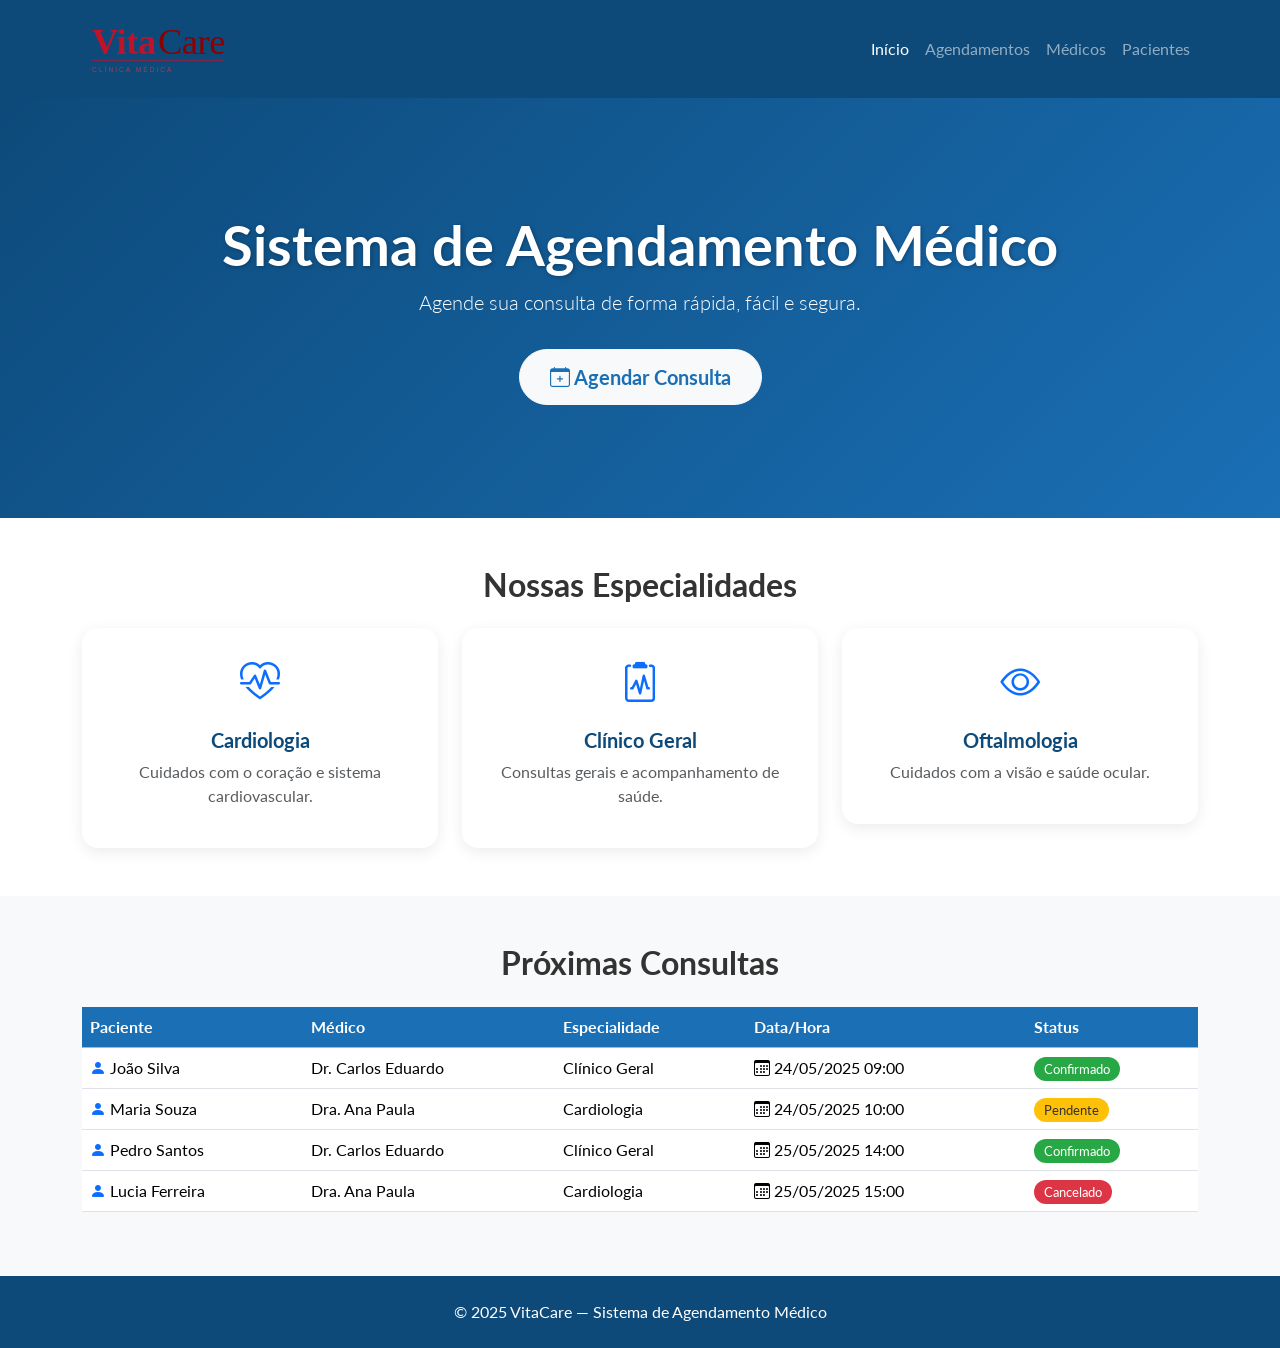
<file: frontend/index.html>
<!DOCTYPE html>
<html lang="pt-br">
<head>
    <meta charset="UTF-8">
    <meta name="viewport" content="width=device-width, initial-scale=1.0">
    <title>VitaCare — Sistema de Agendamento Médico</title>
    <!-- Bootstrap -->
    <link href="https://cdn.jsdelivr.net/npm/bootstrap@5.3.0/dist/css/bootstrap.min.css" rel="stylesheet">
    <!-- Ícones -->
    <link href="https://cdn.jsdelivr.net/npm/bootstrap-icons@1.10.5/font/bootstrap-icons.css" rel="stylesheet">
    <!-- CSS próprio -->
    <link href="https://fonts.googleapis.com/css2?family=Lato:wght@400;700&display=swap" rel="stylesheet">
    <link rel="stylesheet" href="style.css">
</head>
<body>

    <!-- NAVBAR -->
    <nav class="navbar navbar-expand-lg navbar-dark">
        <div class="container">
            <a class="navbar-brand" href="index.html">
                <img src="logo.svg" alt="VitaCare" style="height: 48px; margin-top: 8px;">
            </a>
            <button class="navbar-toggler" type="button" data-bs-toggle="collapse" data-bs-target="#menu">
                <span class="navbar-toggler-icon"></span>
            </button>
            <div class="collapse navbar-collapse" id="menu">
                <ul class="navbar-nav ms-auto">
                    <li class="nav-item"><a class="nav-link active" href="index.html">Início</a></li>
                    <li class="nav-item"><a class="nav-link" href="agendamentos.html">Agendamentos</a></li>
                    <li class="nav-item"><a class="nav-link" href="medicos.html">Médicos</a></li>
                    <li class="nav-item"><a class="nav-link" href="pacientes.html">Pacientes</a></li>
                </ul>
            </div>
        </div>
    </nav>

    <!-- HERO -->
    <section class="hero d-flex align-items-center">
        <div class="container text-white text-center">
            <h1 class="display-4 fw-bold">Sistema de Agendamento Médico</h1>
            <p class="lead">Agende sua consulta de forma rápida, fácil e segura.</p>
            <a href="agendamentos.html" class="btn btn-light btn-lg mt-3">
                <i class="bi bi-calendar-plus"></i> Agendar Consulta
            </a>
        </div>
    </section>

    <!-- CARDS DE ESPECIALIDADES -->
    <section class="py-5">
        <div class="container">
            <h2 class="text-center mb-4 fw-bold">Nossas Especialidades</h2>
            <div class="row g-4">
                <div class="col-md-4">
                    <div class="card card-especialidade text-center p-4">
                        <i class="bi bi-heart-pulse fs-1 text-primary mb-3"></i>
                        <h5>Cardiologia</h5>
                        <p class="text-muted">Cuidados com o coração e sistema cardiovascular.</p>
                    </div>
                </div>
                <div class="col-md-4">
                    <div class="card card-especialidade text-center p-4">
                        <i class="bi bi-clipboard2-pulse fs-1 text-primary mb-3"></i>
                        <h5>Clínico Geral</h5>
                        <p class="text-muted">Consultas gerais e acompanhamento de saúde.</p>
                    </div>
                </div>
                <div class="col-md-4">
                    <div class="card card-especialidade text-center p-4">
                        <i class="bi bi-eye fs-1 text-primary mb-3"></i>
                        <h5>Oftalmologia</h5>
                        <p class="text-muted">Cuidados com a visão e saúde ocular.</p>
                    </div>
                </div>
            </div>
        </div>
    </section>

    <!-- PRÓXIMAS CONSULTAS -->
    <section class="py-5 bg-light">
        <div class="container">
            <h2 class="text-center mb-4 fw-bold">Próximas Consultas</h2>
            <div class="table-responsive">
                <table class="table table-hover align-middle">
                    <thead class="table-primary">
                        <tr>
                            <th>Paciente</th>
                            <th>Médico</th>
                            <th>Especialidade</th>
                            <th>Data/Hora</th>
                            <th>Status</th>
                        </tr>
                    </thead>
                    <tbody id="tabelaConsultas">
                        <!-- dados via JS -->
                    </tbody>
                </table>
            </div>
        </div>
    </section>

    <!-- FOOTER -->
    <footer class="text-center py-4 text-white">
        <p class="mb-0">© 2025 VitaCare — Sistema de Agendamento Médico</p>
    </footer>

    <!-- VLibras (LIBRAS) -->
    <div vw class="enabled">
        <div vw-access-button class="active"></div>
        <div vw-plugin-wrapper>
            <div class="vw-plugin-top-wrapper"></div>
        </div>
    </div>
    <script src="https://vlibras.gov.br/app/vlibras-plugin.js"></script>
    <script>new window.VLibras.Widget('https://vlibras.gov.br/app');</script>

    <!-- Bootstrap JS -->
    <script src="https://cdn.jsdelivr.net/npm/bootstrap@5.3.0/dist/js/bootstrap.bundle.min.js"></script>
    <!-- JS próprio -->
    <script src="app.js"></script>
</body>
</html>
</file>
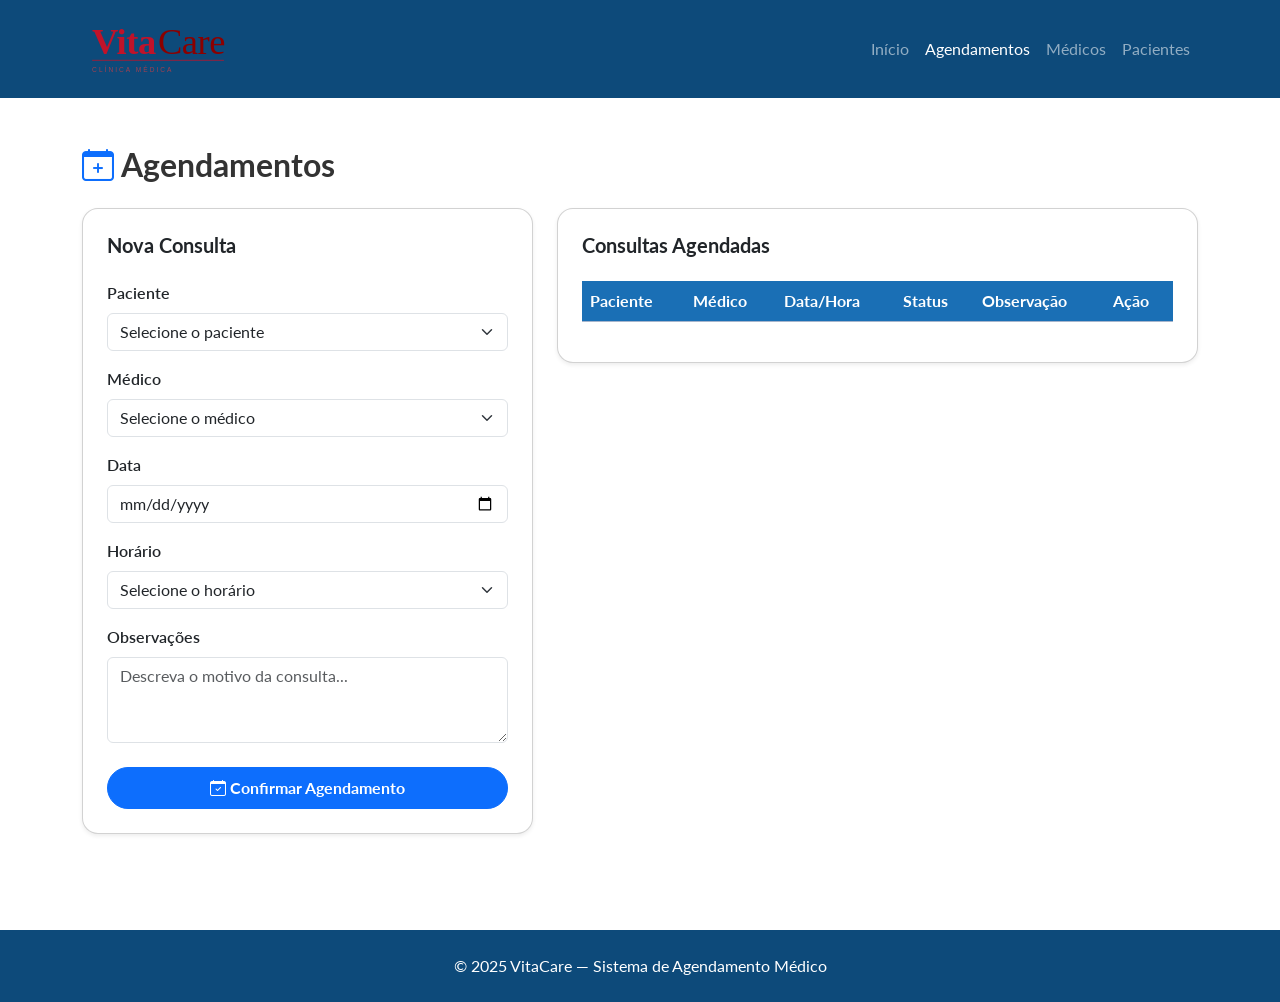
<file: frontend/agendamentos.html>
<!DOCTYPE html>
<html lang="pt-br">
<head>
    <meta charset="UTF-8">
    <meta name="viewport" content="width=device-width, initial-scale=1.0">
    <title>VitaCare — Agendamentos</title>
    <link href="https://cdn.jsdelivr.net/npm/bootstrap@5.3.0/dist/css/bootstrap.min.css" rel="stylesheet">
    <link href="https://cdn.jsdelivr.net/npm/bootstrap-icons@1.10.5/font/bootstrap-icons.css" rel="stylesheet">
    <link href="https://fonts.googleapis.com/css2?family=Lato:wght@400;700&display=swap" rel="stylesheet">
    <link rel="stylesheet" href="style.css">
</head>
<body>

    <!-- NAVBAR -->
    <nav class="navbar navbar-expand-lg navbar-dark">
        <div class="container">
            <a class="navbar-brand" href="index.html">
                <img src="logo.svg" alt="VitaCare" style="height: 48px; margin-top: 8px;">
            </a>
            <button class="navbar-toggler" type="button" data-bs-toggle="collapse" data-bs-target="#menu">
                <span class="navbar-toggler-icon"></span>
            </button>
            <div class="collapse navbar-collapse" id="menu">
                <ul class="navbar-nav ms-auto">
                    <li class="nav-item"><a class="nav-link" href="index.html">Início</a></li>
                    <li class="nav-item"><a class="nav-link active" href="agendamentos.html">Agendamentos</a></li>
                    <li class="nav-item"><a class="nav-link" href="medicos.html">Médicos</a></li>
                    <li class="nav-item"><a class="nav-link" href="pacientes.html">Pacientes</a></li>
                </ul>
            </div>
        </div>
    </nav>

    <!-- CONTEÚDO -->
    <div class="container py-5">
        <h2 class="fw-bold mb-4"><i class="bi bi-calendar-plus text-primary"></i> Agendamentos</h2>

        <div class="row g-4">

            <!-- FORMULÁRIO -->
            <div class="col-lg-5">
                <div class="card shadow-sm p-4" style="border-radius: 16px;">
                    <h5 class="fw-bold mb-4">Nova Consulta</h5>

                    <div class="mb-3">
                        <label class="form-label fw-semibold">Paciente</label>
                        <select class="form-select" id="selectPaciente">
                            <option value="">Selecione o paciente</option>
                            
                        </select>
                    </div>

                    <div class="mb-3">
                        <label class="form-label fw-semibold">Médico</label>
                        <select class="form-select" id="selectMedico">
                            <option value="">Selecione o médico</option>
                        
                        </select>
                    </div>

                    <div class="mb-3">
                        <label class="form-label fw-semibold">Data</label>
                        <input type="date" class="form-control" id="inputData">
                    </div>

                    <div class="mb-3">
                        <label class="form-label fw-semibold">Horário</label>
                        <select class="form-select" id="selectHorario">
                            <option value="">Selecione o horário</option>
                            <option>08:00</option>
                            <option>09:00</option>
                            <option>10:00</option>
                            <option>11:00</option>
                            <option>14:00</option>
                            <option>15:00</option>
                            <option>16:00</option>
                        </select>
                    </div>

                    <div class="mb-4">
                        <label class="form-label fw-semibold">Observações</label>
                        <textarea class="form-control" id="inputObs" rows="3" 
                            placeholder="Descreva o motivo da consulta..."></textarea>
                    </div>

                    <button class="btn btn-primary w-100 py-2 fw-bold" 
                        style="border-radius: 30px;" onclick="agendarConsulta()">
                        <i class="bi bi-calendar-check"></i> Confirmar Agendamento
                    </button>
                </div>
            </div>

            <!-- LISTA DE AGENDAMENTOS -->
            <div class="col-lg-7">
                <div class="card shadow-sm p-4" style="border-radius: 16px;">
                    <h5 class="fw-bold mb-4">Consultas Agendadas</h5>
                    <div class="table-responsive">
                        <table class="table table-hover align-middle">
                            <thead class="table-primary">
                                <tr>
                                    <th>Paciente</th>
                                    <th>Médico</th>
                                    <th>Data/Hora</th>
                                    <th>Status</th>
                                    <th>Observação</th>
                                    <th>Ação</th>
                                </tr>
                            </thead>
                            <tbody id="tabelaAgendamentos">
                            </tbody>
                        </table>
                    </div>
                </div>
            </div>

        </div>
    </div>

    <!-- FOOTER -->
    <footer class="text-center py-4 text-white mt-5">
        <p class="mb-0">© 2025 VitaCare — Sistema de Agendamento Médico</p>
    </footer>

    <!-- VLibras -->
    <div vw class="enabled">
        <div vw-access-button class="active"></div>
        <div vw-plugin-wrapper>
            <div class="vw-plugin-top-wrapper"></div>
        </div>
    </div>
    <script src="https://vlibras.gov.br/app/vlibras-plugin.js"></script>
    <script>new window.VLibras.Widget('https://vlibras.gov.br/app');</script>

    <script src="https://cdn.jsdelivr.net/npm/bootstrap@5.3.0/dist/js/bootstrap.bundle.min.js"></script>
<script src="https://vlibras.gov.br/app/vlibras-plugin.js"></script>
<script>new window.VLibras.Widget('https://vlibras.gov.br/app');</script>
<script>
    const API_URL = 'http://127.0.0.1:5008/api';

    // Carrega pacientes e médicos nos selects
    async function carregarSelects() {
        const [resPacientes, resMedicos] = await Promise.all([
            fetch(`${API_URL}/Pacientes`),
            fetch(`${API_URL}/Medicos`)
        ]);

        const pacientes = await resPacientes.json();
        const medicos = await resMedicos.json();

        const selectPaciente = document.getElementById('selectPaciente');
        pacientes.forEach(p => {
            selectPaciente.innerHTML += `<option value="${p.id}">${p.nome}</option>`;
        });

        const selectMedico = document.getElementById('selectMedico');
        medicos.forEach(m => {
            selectMedico.innerHTML += `<option value="${m.id}">${m.nome} — ${m.especialidade}</option>`;
        });
    }

    async function carregarAgendamentos() {
        try {
            const response = await fetch(`${API_URL}/Consultas`);
            const consultas = await response.json();
            const tabela = document.getElementById('tabelaAgendamentos');
            tabela.innerHTML = '';

            consultas.forEach((c, i) => {
                const badgeClass =
                    c.status === 'confirmada' ? 'badge-confirmado' :
                    c.status === 'cancelada' ? 'badge-cancelado' : 'badge-pendente';

                const dataHora = new Date(c.dataHora).toLocaleString('pt-BR');

                tabela.innerHTML += `
                    <tr>
                        <td>${c.paciente}</td>
                        <td>${c.profissional}</td>
                        <td>${dataHora}</td>
                        <td><span class="${badgeClass}">${c.status}</span></td>
                        <td>${c.observacoes || '—'}</td>
                        <td>
                            <button class="btn btn-sm btn-outline-danger" 
                                onclick="cancelarConsulta(${c.id})">
                                <i class="bi bi-x-circle"></i>
                            </button>
                        </td>
                    </tr>
                `;
            });
        } catch (err) {
            console.error('Erro ao carregar agendamentos:', err);
        }
    }

    async function agendarConsulta() {
        const pacienteId = document.getElementById('selectPaciente').value;
        const medicoId = document.getElementById('selectMedico').value;
        const data = document.getElementById('inputData').value;
        const horario = document.getElementById('selectHorario').value;
        const obs = document.getElementById('inputObs').value;

        if (!pacienteId || !medicoId || !data || !horario) {
            alert('Preencha todos os campos obrigatórios!');
            return;
        }

        const dataHora = `${data}T${horario}:00`;

        try {
            const response = await fetch(`${API_URL}/Consultas`, {
                method: 'POST',
                headers: { 'Content-Type': 'application/json' },
                body: JSON.stringify({
    idPaciente: parseInt(pacienteId),
    idProfissional: parseInt(medicoId),
    dataHora: dataHora,
    observacoes: obs
})
            });

            if (response.ok) {
                document.getElementById('selectPaciente').value = '';
                document.getElementById('selectMedico').value = '';
                document.getElementById('inputData').value = '';
                document.getElementById('selectHorario').value = '';
                document.getElementById('inputObs').value = '';
                await carregarAgendamentos();
                alert('Consulta agendada com sucesso!');
            } else {
                alert('Erro ao agendar consulta!');
            }
        } catch (err) {
            console.error('Erro:', err);
        }
    }

    async function cancelarConsulta(id) {
        try {
            await fetch(`${API_URL}/Consultas/${id}/cancelar`, { method: 'PUT' });
            await carregarAgendamentos();
        } catch (err) {
            console.error('Erro ao cancelar:', err);
        }
    }

    document.addEventListener('DOMContentLoaded', () => {
        carregarSelects();
        carregarAgendamentos();
    });
</script>
</body>
</html>
</file>
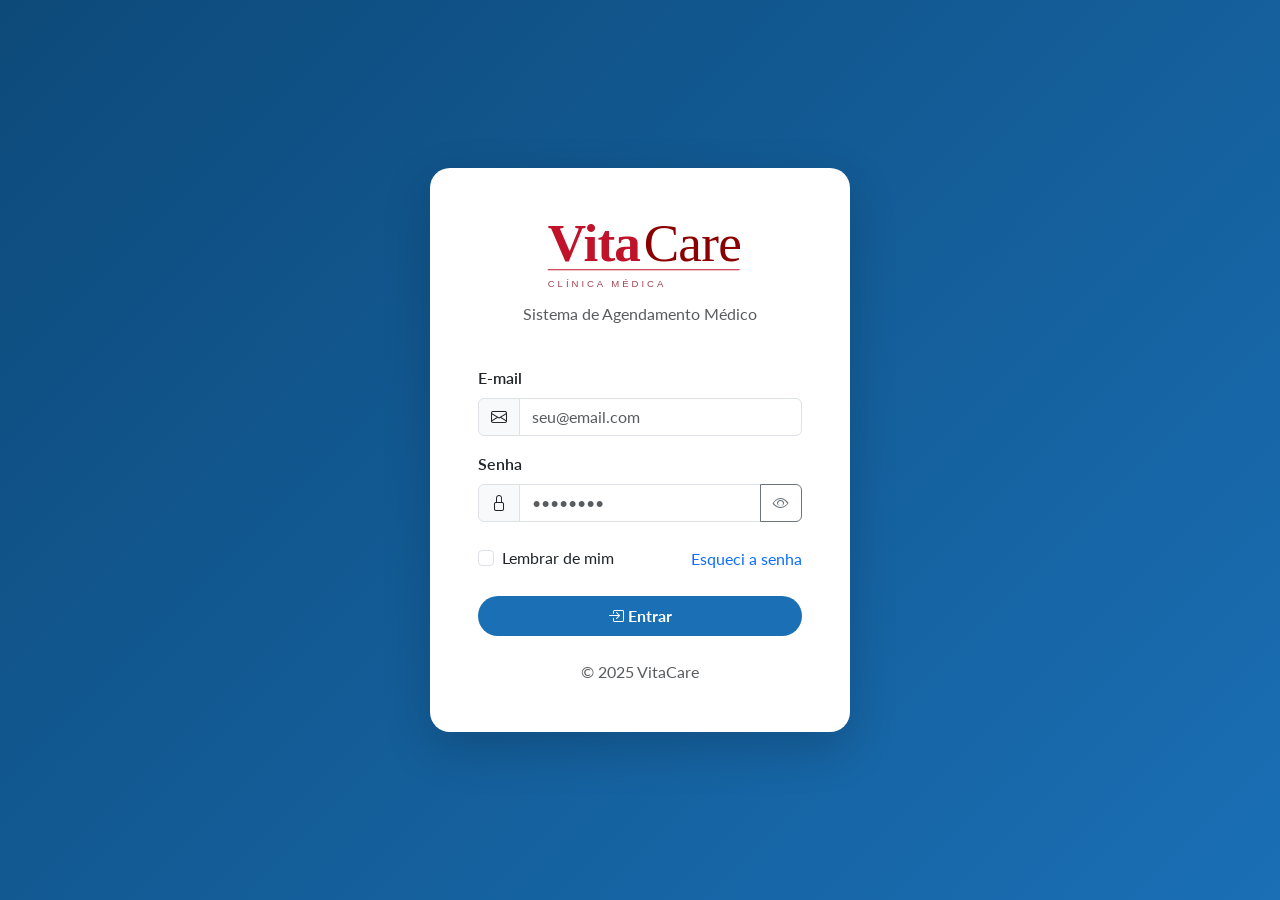
<file: frontend/login.html>
<!DOCTYPE html>
<html lang="pt-br">
<head>
    <meta charset="UTF-8">
    <meta name="viewport" content="width=device-width, initial-scale=1.0">
    <title>VitaCare — Login</title>
    <link href="https://cdn.jsdelivr.net/npm/bootstrap@5.3.0/dist/css/bootstrap.min.css" rel="stylesheet">
    <link href="https://cdn.jsdelivr.net/npm/bootstrap-icons@1.10.5/font/bootstrap-icons.css" rel="stylesheet">
    <link href="https://fonts.googleapis.com/css2?family=Lato:wght@400;700&display=swap" rel="stylesheet">
    <link rel="stylesheet" href="style.css">
</head>
<body class="login-body d-flex align-items-center justify-content-center">

    <div class="login-card card shadow-lg p-5">
        <div class="text-center mb-4">
            <img src="logo.svg" alt="VitaCare" style="height: 70px; margin-top: 8px;">
            <p class="text-muted mt-2">Sistema de Agendamento Médico</p>
        </div>

        <div class="mb-3">
            <label class="form-label fw-semibold">E-mail</label>
            <div class="input-group">
                <span class="input-group-text"><i class="bi bi-envelope"></i></span>
                <input type="email" class="form-control" placeholder="seu@email.com">
            </div>
        </div>

        <div class="mb-4">
            <label class="form-label fw-semibold">Senha</label>
            <div class="input-group">
                <span class="input-group-text"><i class="bi bi-lock"></i></span>
                <input type="password" class="form-control" placeholder="••••••••">
                <button class="btn btn-outline-secondary" id="btnVerSenha" type="button">
                    <i class="bi bi-eye"></i>
                </button>
            </div>
        </div>

        <div class="d-flex justify-content-between align-items-center mb-4">
            <div class="form-check">
                <input class="form-check-input" type="checkbox" id="lembrar">
                <label class="form-check-label" for="lembrar">Lembrar de mim</label>
            </div>
            <a href="#" class="text-primary text-decoration-none">Esqueci a senha</a>
        </div>

        <a href="index.html" class="btn btn-primary w-100 py-2 fw-bold btn-login">
            <i class="bi bi-box-arrow-in-right"></i> Entrar
        </a>

        <p class="text-center text-muted mt-4 mb-0">
            © 2025 VitaCare
        </p>
    </div>

    <!-- VLibras -->
    <div vw class="enabled">
        <div vw-access-button class="active"></div>
        <div vw-plugin-wrapper>
            <div class="vw-plugin-top-wrapper"></div>
        </div>
    </div>
    <script src="https://vlibras.gov.br/app/vlibras-plugin.js"></script>
    <script>new window.VLibras.Widget('https://vlibras.gov.br/app');</script>

    <script src="https://cdn.jsdelivr.net/npm/bootstrap@5.3.0/dist/js/bootstrap.bundle.min.js"></script>
    <script>
        // Mostrar/esconder senha
        document.getElementById('btnVerSenha').addEventListener('click', function() {
            const input = document.querySelector('input[type="password"], input[type="text"]');
            const icon = this.querySelector('i');
            if (input.type === 'password') {
                input.type = 'text';
                icon.classList.replace('bi-eye', 'bi-eye-slash');
            } else {
                input.type = 'password';
                icon.classList.replace('bi-eye-slash', 'bi-eye');
            }
        });
    </script>
</body>
</html>
</file>
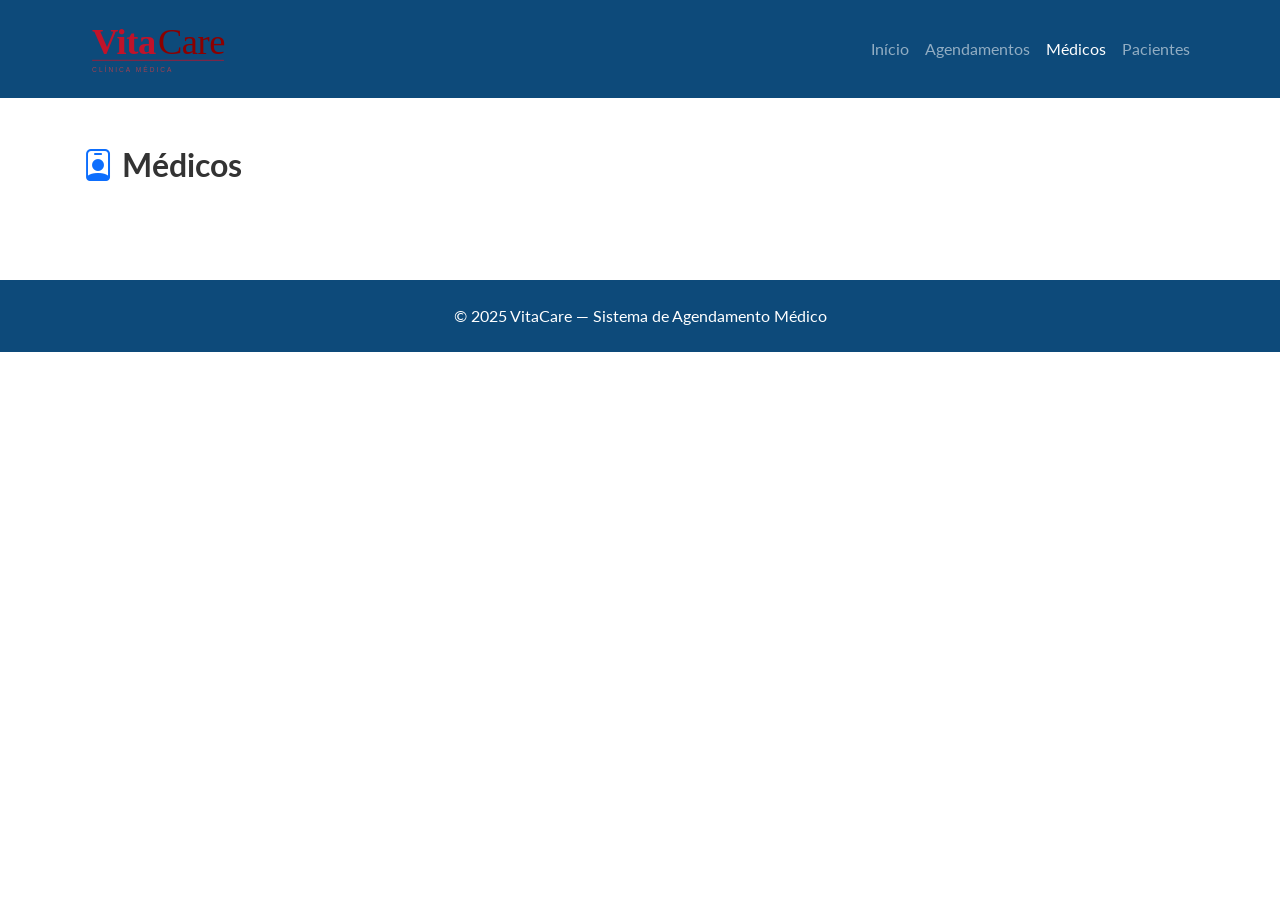
<file: frontend/medicos.html>
<!DOCTYPE html>
<html lang="pt-br">
<head>
    <meta charset="UTF-8">
    <meta name="viewport" content="width=device-width, initial-scale=1.0">
    <title>VitaCare — Médicos</title>
    <link href="https://cdn.jsdelivr.net/npm/bootstrap@5.3.0/dist/css/bootstrap.min.css" rel="stylesheet">
    <link href="https://cdn.jsdelivr.net/npm/bootstrap-icons@1.10.5/font/bootstrap-icons.css" rel="stylesheet">
    <link href="https://fonts.googleapis.com/css2?family=Lato:wght@400;700&display=swap" rel="stylesheet">
    <link rel="stylesheet" href="style.css">
</head>
<body>

    <!-- NAVBAR -->
    <nav class="navbar navbar-expand-lg navbar-dark">
        <div class="container">
            <a class="navbar-brand" href="index.html">
                <img src="logo.svg" alt="VitaCare" style="height: 48px; margin-top: 8px;">
            </a>
            <button class="navbar-toggler" type="button" data-bs-toggle="collapse" data-bs-target="#menu">
                <span class="navbar-toggler-icon"></span>
            </button>
            <div class="collapse navbar-collapse" id="menu">
                <ul class="navbar-nav ms-auto">
                    <li class="nav-item"><a class="nav-link" href="index.html">Início</a></li>
                    <li class="nav-item"><a class="nav-link" href="agendamentos.html">Agendamentos</a></li>
                    <li class="nav-item"><a class="nav-link active" href="medicos.html">Médicos</a></li>
                    <li class="nav-item"><a class="nav-link" href="pacientes.html">Pacientes</a></li>
                </ul>
            </div>
        </div>
    </nav>

    <!-- CONTEÚDO -->
    <div class="container py-5">
        <h2 class="fw-bold mb-4"><i class="bi bi-person-badge text-primary"></i> Médicos</h2>

        <div class="row g-4" id="listaMedicos"></div>
    </div>

    <!-- FOOTER -->
    <footer class="text-center py-4 text-white mt-5">
        <p class="mb-0">© 2025 VitaCare — Sistema de Agendamento Médico</p>
    </footer>

    <!-- VLibras -->
    <div vw class="enabled">
        <div vw-access-button class="active"></div>
        <div vw-plugin-wrapper>
            <div class="vw-plugin-top-wrapper"></div>
        </div>
    </div>
    <script src="https://vlibras.gov.br/app/vlibras-plugin.js"></script>
    <script>new window.VLibras.Widget('https://vlibras.gov.br/app');</script>

    <script src="https://cdn.jsdelivr.net/npm/bootstrap@5.3.0/dist/js/bootstrap.bundle.min.js"></script>
<script>
    const API_URL = 'http://127.0.0.1:5008/api';

    const icones = {
        'Clínica Geral': 'bi-clipboard2-pulse',
        'Cardiologia': 'bi-heart-pulse',
        'Oftalmologia': 'bi-eye',
        'Pediatria': 'bi-emoji-smile',
        'Ortopedia': 'bi-bandaid',
        'Dermatologia': 'bi-droplet'
    };

    async function carregarMedicos() {
        try {
            const response = await fetch(`${API_URL}/Medicos`);
            const medicos = await response.json();
            const lista = document.getElementById('listaMedicos');
            lista.innerHTML = '';

            medicos.forEach(m => {
                const icone = icones[m.especialidade] || 'bi-person-badge';

                lista.innerHTML += `
                    <div class="col-md-4">
                        <div class="card card-especialidade p-4 text-center">
                            <i class="bi ${icone} fs-1 text-primary mb-3"></i>
                            <h5 class="fw-bold">${m.nome}</h5>
                            <span class="badge bg-primary mb-3">${m.especialidade}</span>
                            <ul class="list-unstyled text-muted text-start">
                                <li><i class="bi bi-card-text text-primary"></i> <strong>CRM:</strong> ${m.crm}</li>
                                <li><i class="bi bi-envelope text-primary"></i> ${m.email || 'N/A'}</li>
                                <li><i class="bi bi-telephone text-primary"></i> ${m.telefone || 'N/A'}</li>
                            </ul>
                            <a href="agendamentos.html" class="btn btn-primary mt-3" style="border-radius: 30px;">
                                <i class="bi bi-calendar-plus"></i> Agendar
                            </a>
                        </div>
                    </div>
                `;
            });
        } catch (err) {
            console.error('Erro ao carregar médicos:', err);
        }
    }

    document.addEventListener('DOMContentLoaded', carregarMedicos);
</script>
</body>
</html>
</file>
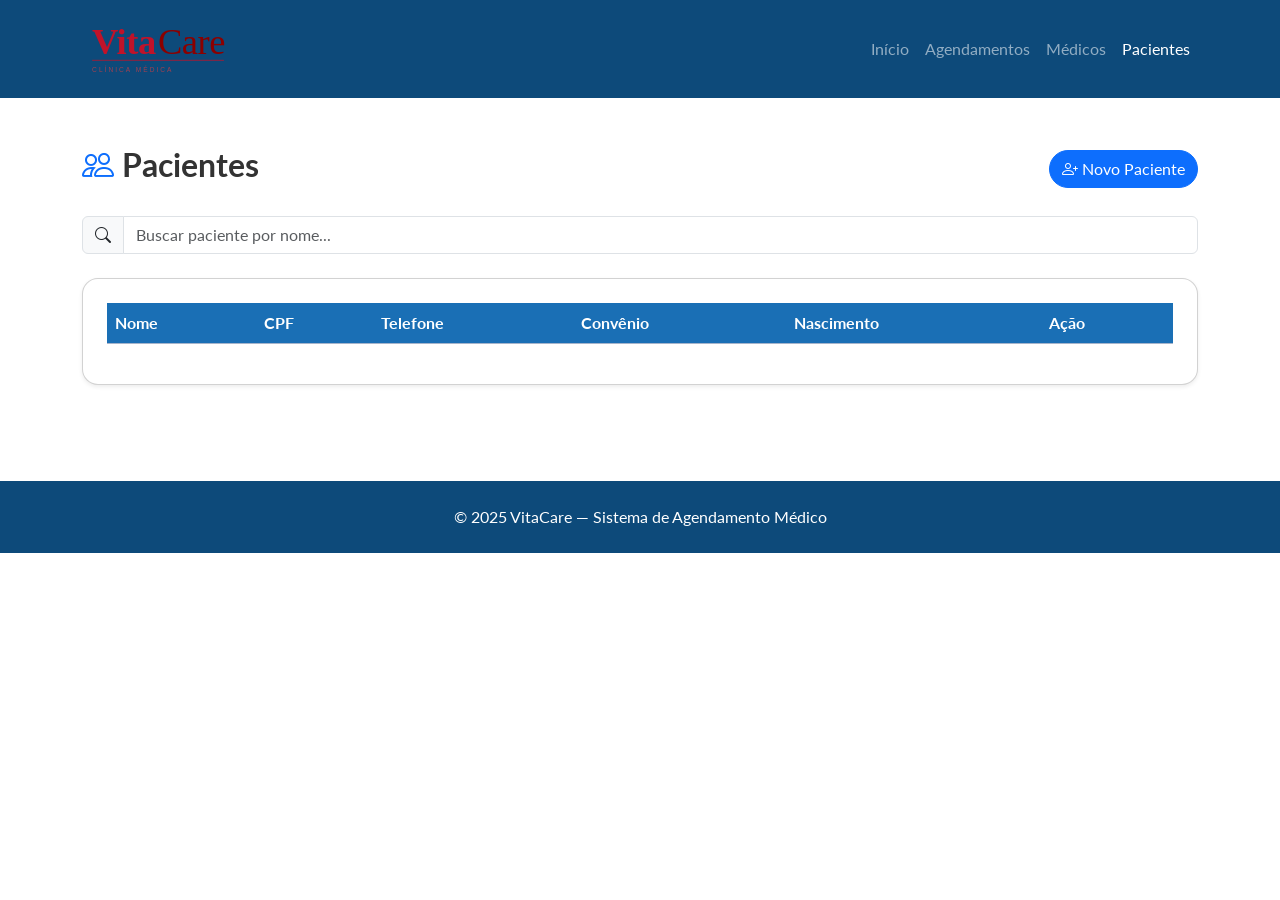
<file: frontend/pacientes.html>
<!DOCTYPE html>
<html lang="pt-br">
<head>
    <meta charset="UTF-8">
    <meta name="viewport" content="width=device-width, initial-scale=1.0">
    <title>VitaCare — Pacientes</title>
    <link href="https://cdn.jsdelivr.net/npm/bootstrap@5.3.0/dist/css/bootstrap.min.css" rel="stylesheet">
    <link href="https://cdn.jsdelivr.net/npm/bootstrap-icons@1.10.5/font/bootstrap-icons.css" rel="stylesheet">
    <link href="https://fonts.googleapis.com/css2?family=Lato:wght@400;700&display=swap" rel="stylesheet">
    <link rel="stylesheet" href="style.css">
</head>
<body>

    <!-- NAVBAR -->
    <nav class="navbar navbar-expand-lg navbar-dark">
        <div class="container">
            <a class="navbar-brand" href="index.html">
                <img src="logo.svg" alt="VitaCare" style="height: 48px; margin-top: 8px;">
            </a>
            <button class="navbar-toggler" type="button" data-bs-toggle="collapse" data-bs-target="#menu">
                <span class="navbar-toggler-icon"></span>
            </button>
            <div class="collapse navbar-collapse" id="menu">
                <ul class="navbar-nav ms-auto">
                    <li class="nav-item"><a class="nav-link" href="index.html">Início</a></li>
                    <li class="nav-item"><a class="nav-link" href="agendamentos.html">Agendamentos</a></li>
                    <li class="nav-item"><a class="nav-link" href="medicos.html">Médicos</a></li>
                    <li class="nav-item"><a class="nav-link active" href="pacientes.html">Pacientes</a></li>
                </ul>
            </div>
        </div>
    </nav>

    <!-- CONTEÚDO -->
    <div class="container py-5">
        <div class="d-flex justify-content-between align-items-center mb-4">
            <h2 class="fw-bold"><i class="bi bi-people text-primary"></i> Pacientes</h2>
            <button class="btn btn-primary" style="border-radius: 30px;" 
                data-bs-toggle="modal" data-bs-target="#modalNovoPaciente">
                <i class="bi bi-person-plus"></i> Novo Paciente
            </button>
        </div>

        <!-- BUSCA -->
        <div class="mb-4">
            <div class="input-group">
                <span class="input-group-text"><i class="bi bi-search"></i></span>
                <input type="text" class="form-control" id="inputBusca" 
                    placeholder="Buscar paciente por nome..." oninput="filtrarPacientes()">
            </div>
        </div>

        <!-- TABELA -->
        <div class="card shadow-sm p-4" style="border-radius: 16px;">
            <div class="table-responsive">
                <table class="table table-hover align-middle">
                    <thead class="table-primary">
                        <tr>
                            <th>Nome</th>
                            <th>CPF</th>
                            <th>Telefone</th>
                            <th>Convênio</th>
                            <th>Nascimento</th>
                            <th>Ação</th>
                        </tr>
                    </thead>
                    <tbody id="tabelaPacientes"></tbody>
                </table>
            </div>
        </div>
    </div>

    <!-- MODAL NOVO PACIENTE -->
    <div class="modal fade" id="modalNovoPaciente" tabindex="-1">
        <div class="modal-dialog modal-dialog-centered">
            <div class="modal-content" style="border-radius: 16px;">
                <div class="modal-header" style="background-color: var(--azul-principal);">
                    <h5 class="modal-title text-white">
                        <i class="bi bi-person-plus"></i> Novo Paciente
                    </h5>
                    <button type="button" class="btn-close btn-close-white" data-bs-dismiss="modal"></button>
                </div>
                <div class="modal-body p-4">
                    <div class="mb-3">
                        <label class="form-label fw-semibold">Nome completo</label>
                        <input type="text" class="form-control" id="inputNome" placeholder="Nome do paciente">
                    </div>
                    <div class="mb-3">
                        <label class="form-label fw-semibold">CPF</label>
                        <input type="text" class="form-control" id="inputCpf" placeholder="000.000.000-00">
                    </div>
                    <div class="mb-3">
                        <label class="form-label fw-semibold">Telefone</label>
                        <input type="text" class="form-control" id="inputTelefone" placeholder="(11) 99999-0000">
                    </div>
                    <div class="mb-3">
                        <label class="form-label fw-semibold">Convênio</label>
                        <select class="form-select" id="inputConvenio">
                            <option>Particular</option>
                            <option>Unimed</option>
                            <option>Bradesco Saúde</option>
                            <option>Amil</option>
                            <option>SulAmérica</option>
                        </select>
                    </div>
                    <div class="mb-3">
                        <label class="form-label fw-semibold">Data de Nascimento</label>
                        <input type="date" class="form-control" id="inputNascimento">
                    </div>
                </div>
                <div class="modal-footer">
                    <button type="button" class="btn btn-secondary" data-bs-dismiss="modal">Cancelar</button>
                    <button type="button" class="btn btn-primary" 
                        style="border-radius: 30px;" onclick="adicionarPaciente()">
                        <i class="bi bi-check-circle"></i> Cadastrar
                    </button>
                </div>
            </div>
        </div>
    </div>

    <!-- FOOTER -->
    <footer class="text-center py-4 text-white mt-5">
        <p class="mb-0">© 2025 VitaCare — Sistema de Agendamento Médico</p>
    </footer>

    <!-- VLibras -->
    <div vw class="enabled">
        <div vw-access-button class="active"></div>
        <div vw-plugin-wrapper>
            <div class="vw-plugin-top-wrapper"></div>
        </div>
    </div>
    <script src="https://vlibras.gov.br/app/vlibras-plugin.js"></script>
    <script>new window.VLibras.Widget('https://vlibras.gov.br/app');</script>

    <script src="https://cdn.jsdelivr.net/npm/bootstrap@5.3.0/dist/js/bootstrap.bundle.min.js"></script>
<script>
    const API_URL = 'http://127.0.0.1:5008/api';
    let pacientes = [];

    async function carregarPacientes() {
        try {
            const response = await fetch(`${API_URL}/Pacientes`);
            pacientes = await response.json();
            renderizarTabela(pacientes);
        } catch (err) {
            console.error('Erro ao carregar pacientes:', err);
        }
    }

    function renderizarTabela(lista) {
        const tabela = document.getElementById('tabelaPacientes');
        tabela.innerHTML = '';

        lista.forEach(p => {
            const nascimento = p.data_nascimento
                ? new Date(p.data_nascimento).toLocaleDateString('pt-BR')
                : 'N/A';

            tabela.innerHTML += `
                <tr>
                    <td><i class="bi bi-person-fill text-primary"></i> ${p.nome}</td>
                    <td>${p.cpf}</td>
                    <td>${p.telefone || 'N/A'}</td>
                    <td>${p.convenio || 'Particular'}</td>
                    <td>${nascimento}</td>
                    <td>
                        <a href="agendamentos.html" class="btn btn-sm btn-primary" 
                            style="border-radius: 20px;">
                            <i class="bi bi-calendar-plus"></i> Agendar
                        </a>
                    </td>
                </tr>
            `;
        });
    }

    function filtrarPacientes() {
        const busca = document.getElementById('inputBusca').value.toLowerCase();
        const filtrados = pacientes.filter(p => p.nome.toLowerCase().includes(busca));
        renderizarTabela(filtrados);
    }

    async function adicionarPaciente() {
        const nome = document.getElementById('inputNome').value;
        const cpf = document.getElementById('inputCpf').value;
        const telefone = document.getElementById('inputTelefone').value;
        const convenio = document.getElementById('inputConvenio').value;
        const nascimento = document.getElementById('inputNascimento').value;

        if (!nome || !cpf || !telefone || !nascimento) {
            alert('Preencha todos os campos!');
            return;
        }

        try {
            const response = await fetch(`${API_URL}/Pacientes`, {
                method: 'POST',
                headers: { 'Content-Type': 'application/json' },
                body: JSON.stringify({ nome, cpf, telefone, convenio, data_nascimento: nascimento })
            });

            if (response.ok) {
                bootstrap.Modal.getInstance(document.getElementById('modalNovoPaciente')).hide();
                document.getElementById('inputNome').value = '';
                document.getElementById('inputCpf').value = '';
                document.getElementById('inputTelefone').value = '';
                document.getElementById('inputNascimento').value = '';
                await carregarPacientes();
            } else {
                alert('Erro ao cadastrar paciente!');
            }
        } catch (err) {
            console.error('Erro:', err);
        }
    }

    document.addEventListener('DOMContentLoaded', carregarPacientes);
</script>
</file>
<file: frontend/style.css>
/* ===== GERAL ===== */
:root {
    --azul-principal: #1a6fb5;
    --azul-escuro: #0d4a7a;
    --azul-claro: #e8f4fd;
}

body {
    font-family: 'Lato', sans-serif;
    color: #333;
}

/* ===== NAVBAR ===== */
.navbar {
    background-color: var(--azul-escuro);
    padding: 1rem 0;
}

.navbar-brand {
    font-size: 1.4rem;
    font-weight: bold;
    letter-spacing: 1px;
}

.navbar-brand i {
    color: #ff6b6b;
}

.nav-link:hover {
    color: #aed6f1 !important;
}

/* ===== HERO ===== */
.hero {
    background: linear-gradient(135deg, var(--azul-escuro), var(--azul-principal));
    min-height: 420px;
    padding: 60px 0;
}

.hero h1 {
    text-shadow: 1px 1px 4px rgba(0,0,0,0.3);
}

.hero .btn-light {
    color: var(--azul-principal);
    font-weight: bold;
    border-radius: 30px;
    padding: 12px 30px;
    transition: all 0.3s;
}

.hero .btn-light:hover {
    background-color: var(--azul-claro);
    transform: scale(1.05);
}

/* ===== CARDS ESPECIALIDADES ===== */
.card-especialidade {
    border: none;
    border-radius: 16px;
    box-shadow: 0 4px 15px rgba(0,0,0,0.08);
    transition: transform 0.3s, box-shadow 0.3s;
}

.card-especialidade:hover {
    transform: translateY(-6px);
    box-shadow: 0 8px 25px rgba(0,0,0,0.15);
}

.card-especialidade h5 {
    font-weight: bold;
    color: var(--azul-escuro);
}

/* ===== TABELA ===== */
.table thead {
    background-color: var(--azul-principal);
    color: white;
}

.table-primary th {
    background-color: var(--azul-principal) !important;
    color: white !important;
}

.badge-confirmado {
    background-color: #28a745;
    color: white;
    padding: 4px 10px;
    border-radius: 20px;
    font-size: 0.8rem;
}

.badge-pendente {
    background-color: #ffc107;
    color: #333;
    padding: 4px 10px;
    border-radius: 20px;
    font-size: 0.8rem;
}

.badge-cancelado {
    background-color: #dc3545;
    color: white;
    padding: 4px 10px;
    border-radius: 20px;
    font-size: 0.8rem;
}

/* ===== FOOTER ===== */
footer {
    background-color: var(--azul-escuro);
}

/* ===== LOGIN ===== */
.login-body {
    min-height: 100vh;
    background: linear-gradient(135deg, var(--azul-escuro), var(--azul-principal));
}

.login-card {
    width: 100%;
    max-width: 420px;
    border-radius: 20px;
    border: none;
}

.btn-login {
    background-color: var(--azul-principal);
    border: none;
    border-radius: 30px;
    transition: all 0.3s;
}

.btn-login:hover {
    background-color: var(--azul-escuro);
    transform: scale(1.02);
}
</file>
